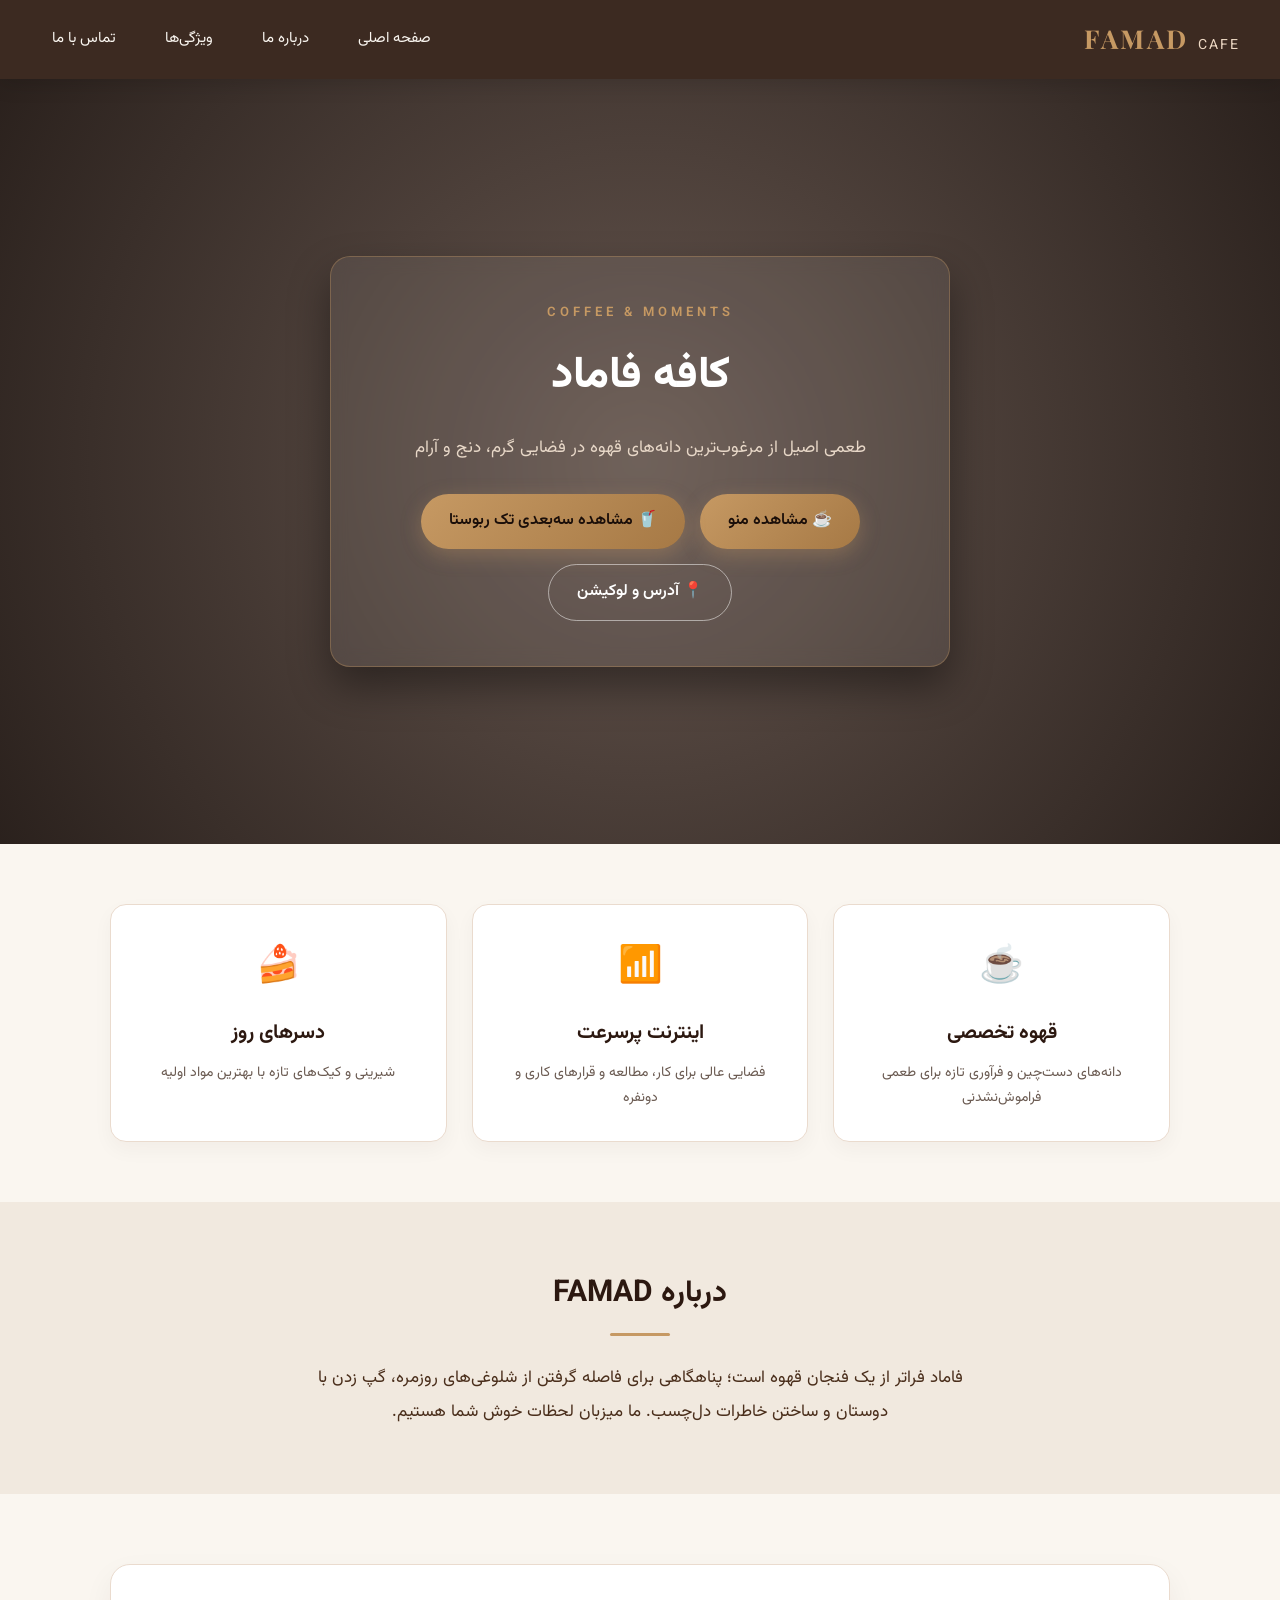
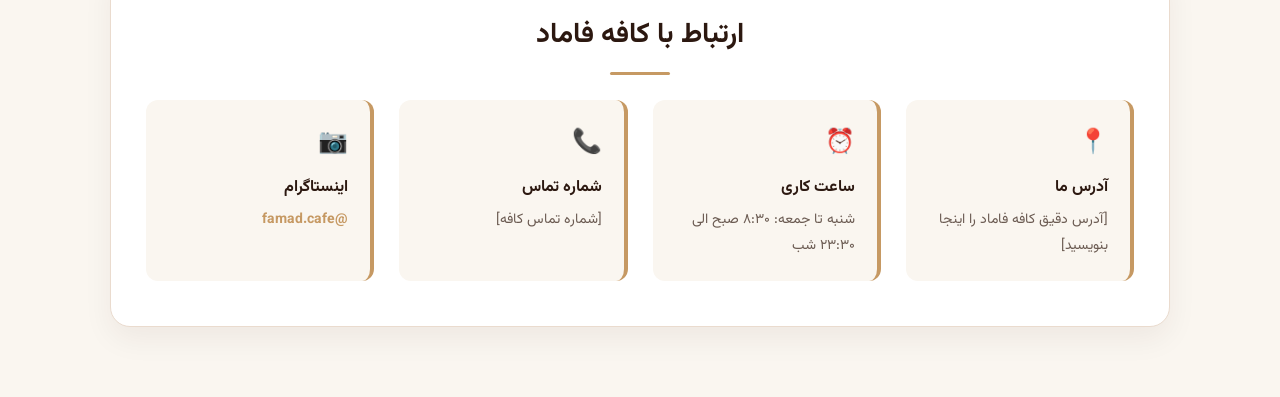
<file: index.html>
<!DOCTYPE html>
<html lang="fa" dir="rtl">
<head>
    <meta charset="UTF-8">
    <meta name="viewport" content="width=device-width, initial-scale=1.0">
    <title>FAMAD Cafe | کافه فاماد</title>
    <!-- بارگذاری فونت زیبا و مدرن وزیرمتن -->
    <link rel="preconnect" href="https://fonts.googleapis.com">
    <link rel="preconnect" href="https://fonts.gstatic.com" crossorigin>
    <link href="https://fonts.googleapis.com/css2?family=Vazirmatn:wght@300;400;600;700;800&family=Playfair+Display:wght@700&display=swap" rel="stylesheet">
    <link rel="stylesheet" href="style.css">
</head>
<body>

    <!-- هدر ناوبری شیشه‌ای و مدرن -->
    <header class="navbar">
        <div class="logo">FAMAD <span>CAFE</span></div>
        <nav>
            <ul>
                <li><a href="#home">صفحه اصلی</a></li>
                <li><a href="#about">درباره ما</a></li>
                <li><a href="#features">ویژگی‌ها</a></li>
                <li><a href="#contact">تماس با ما</a></li>
            </ul>
        </nav>
    </header>

    <!-- بخش اصلی شیک (Hero) -->
    <section id="home" class="hero">
        <div class="hero-overlay"></div>
        <div class="hero-card">
            <span class="sub-title">COFFEE & MOMENTS</span>
            <h1>کافه فاماد</h1>
            <p>طعمی اصیل از مرغوب‌ترین دانه‌های قهوه در فضایی گرم، دنج و آرام</p>
            <div class="hero-buttons">
                <!-- دکمه مشاهده عکس منو -->
                <a href="images/menu.jpg" target="_blank" class="btn btn-primary">
                    ☕ مشاهده منو
                </a>
                 <a href="latte.html" class="btn btn-primary">
                    🥤 مشاهده سه‌بعدی تک ربوستا
                <a href="#contact" class="btn btn-secondary">
                    📍 آدرس و لوکیشن
                </a>
            </div>
        </div>
    </section>

    <!-- بخش ویژگی‌های کافه -->
    <section id="features" class="features-section">
        <div class="container">
            <div class="feature-card">
                <div class="icon">☕</div>
                <h3>قهوه تخصصی</h3>
                <p>دانه‌های دست‌چین و فرآوری تازه برای طعمی فراموش‌نشدنی</p>
            </div>
            <div class="feature-card">
                <div class="icon">📶</div>
                <h3>اینترنت پرسرعت</h3>
                <p>فضایی عالی برای کار، مطالعه و قرارهای کاری و دونفره</p>
            </div>
            <div class="feature-card">
                <div class="icon">🍰</div>
                <h3>دسرهای روز</h3>
                <p>شیرینی و کیک‌های تازه با بهترین مواد اولیه</p>
            </div>
        </div>
    </section>

    <!-- درباره ما -->
    <section id="about" class="about-section">
        <div class="container">
            <div class="about-box">
                <h2>درباره FAMAD</h2>
                <div class="divider"></div>
                <p>
                    فاماد فراتر از یک فنجان قهوه است؛ پناهگاهی برای فاصله گرفتن از شلوغی‌های روزمره، گپ زدن با دوستان و ساختن خاطرات دل‌چسب. ما میزبان لحظات خوش شما هستیم.
                </p>
            </div>
        </div>
    </section>

    <!-- اطلاعات تماس، لوکیشن و ساعت کاری -->
    <section id="contact" class="contact-section">
        <div class="container">
            <div class="contact-wrapper">
                <h2>ارتباط با کافه فاماد</h2>
                <div class="divider"></div>

                <div class="contact-grid">
                    <div class="info-item">
                        <span class="item-icon">📍</span>
                        <h4>آدرس ما</h4>
                        <p>[آدرس دقیق کافه فاماد را اینجا بنویسید]</p>
                    </div>

                    <div class="info-item">
                        <span class="item-icon">⏰</span>
                        <h4>ساعت کاری</h4>
                        <p>شنبه تا جمعه: ۸:۳۰ صبح الی ۲۳:۳۰ شب</p>
                    </div>

                    <div class="info-item">
                        <span class="item-icon">📞</span>
                        <h4>شماره تماس</h4>
                        <p dir="ltr">[شماره تماس کافه]</p>
                    </div>

                    <div class="info-item">
                        <span class="item-icon">📷</span>
                        <h4>اینستاگرام</h4>
                        <p><a href="#" class="insta-link">@famad.cafe</a></p>
                    </div>
                </div>
            </div>
        </div>
    </section>

    

</body>
</html>
</file>
<file: style.css>
/* ریست و فونت مدرن Vazirmatn */
* {
    margin: 0;
    padding: 0;
    box-sizing: border-box;
    font-family: 'Vazirmatn', sans-serif;
    scroll-behavior: smooth;
}

:root {
    --bg-cream: #FAF6F0;       /* کرم نود خیلی لطیف */
    --card-bg: #FFFFFF;
    --primary-coffee: #2C1810; /* قهوه‌ای اسپرسو سوخته و لوکس */
    --medium-coffee: #4A2E1B;  /* قهوه‌ای گرم */
    --caramel-gold: #C69963;   /* طلایی کاراملی زیبا */
    --gold-hover: #b08550;
    --text-muted: #6B5B52;     /* رنگ ملایم توضیحات */
    --border-color: #EADBCE;
}

body {
    background-color: var(--bg-cream);
    color: var(--primary-coffee);
    line-height: 1.8;
}

.container {
    max-width: 1100px;
    margin: 0 auto;
    padding: 0 20px;
}

/* هدر شیشه‌ای و چسبان */
.navbar {
    position: sticky;
    top: 0;
    z-index: 999;
    background: rgba(44, 24, 16, 0.92);
    backdrop-filter: blur(10px);
    display: flex;
    justify-content: space-between;
    align-items: center;
    padding: 16px 40px;
    box-shadow: 0 4px 20px rgba(0, 0, 0, 0.15);
}

.logo {
    font-family: 'Playfair Display', serif;
    font-size: 26px;
    font-weight: 700;
    color: var(--caramel-gold);
    letter-spacing: 3px;
}

.logo span {
    font-size: 14px;
    color: #eed9c4;
    font-weight: 400;
    letter-spacing: 2px;
}

.navbar nav ul {
    list-style: none;
    display: flex;
    gap: 25px;
}

.navbar nav ul li a {
    color: #FAF6F0;
    text-decoration: none;
    font-size: 15px;
    font-weight: 400;
    transition: all 0.3s ease;
    padding: 6px 12px;
    border-radius: 6px;
}

.navbar nav ul li a:hover {
    color: var(--caramel-gold);
    background: rgba(255, 255, 255, 0.05);
}

/* بخش اصلی (Hero) با عکس قهوه باکیفیت و جذاب */
.hero {
    position: relative;
    min-height: 85vh;
    display: flex;
    justify-content: center;
    align-items: center;
    background: url('https://images.unsplash.com/photo-1501339847302-ac426a4a7cbb?auto=format&fit=crop&w=1600&q=80') center/cover no-repeat;
    text-align: center;
    padding: 40px 20px;
}

.hero-overlay {
    position: absolute;
    inset: 0;
    background: radial-gradient(circle, rgba(44, 24, 16, 0.72) 0%, rgba(20, 10, 6, 0.9) 100%);
}

.hero-card {
    position: relative;
    z-index: 2;
    background: rgba(255, 255, 255, 0.07);
    backdrop-filter: blur(8px);
    border: 1px solid rgba(198, 153, 99, 0.35);
    padding: 45px 35px;
    border-radius: 20px;
    max-width: 620px;
    box-shadow: 0 20px 40px rgba(0,0,0,0.4);
}

.sub-title {
    color: var(--caramel-gold);
    font-size: 13px;
    letter-spacing: 4px;
    font-weight: 600;
    display: block;
    margin-bottom: 12px;
}

.hero-card h1 {
    font-size: 44px;
    color: #FFFFFF;
    font-weight: 800;
    margin-bottom: 15px;
}

.hero-card p {
    color: #E8D8C8;
    font-size: 17px;
    margin-bottom: 30px;
    line-height: 1.9;
}

/* دکمه‌های شیک با سایه نرم */
.hero-buttons {
    display: flex;
    justify-content: center;
    gap: 15px;
    flex-wrap: wrap;
}

.btn {
    text-decoration: none;
    font-size: 16px;
    font-weight: 600;
    padding: 13px 28px;
    border-radius: 30px;
    transition: all 0.3s ease;
    display: inline-block;
}

.btn-primary {
    background: linear-gradient(135deg, var(--caramel-gold), #a67945);
    color: #1a0e09;
    box-shadow: 0 6px 20px rgba(198, 153, 99, 0.35);
}

.btn-primary:hover {
    transform: translateY(-2px);
    box-shadow: 0 10px 25px rgba(198, 153, 99, 0.5);
}

.btn-secondary {
    background: transparent;
    color: #FFFFFF;
    border: 1.5px solid rgba(255, 255, 255, 0.5);
}

.btn-secondary:hover {
    background: rgba(255, 255, 255, 0.15);
    border-color: #FFFFFF;
    transform: translateY(-2px);
}

/* خط طلایی جداکننده */
.divider {
    width: 60px;
    height: 3px;
    background-color: var(--caramel-gold);
    margin: 12px auto 25px auto;
    border-radius: 2px;
}

/* کارت‌های ویژگی کافه */
.features-section {
    padding: 60px 0;
    background-color: var(--bg-cream);
}

.features-section .container {
    display: grid;
    grid-template-columns: repeat(auto-fit, minmax(260px, 1fr));
    gap: 25px;
}

.feature-card {
    background: var(--card-bg);
    border: 1px solid var(--border-color);
    padding: 30px 25px;
    border-radius: 16px;
    text-align: center;
    box-shadow: 0 8px 20px rgba(44, 24, 16, 0.04);
    transition: transform 0.3s ease;
}

.feature-card:hover {
    transform: translateY(-5px);
}

.feature-card .icon {
    font-size: 36px;
    margin-bottom: 15px;
}

.feature-card h3 {
    font-size: 20px;
    color: var(--primary-coffee);
    margin-bottom: 10px;
}

.feature-card p {
    font-size: 14px;
    color: var(--text-muted);
}

/* درباره ما */
.about-section {
    padding: 65px 0;
    background: #F1E9DF;
    text-align: center;
}

.about-box {
    max-width: 700px;
    margin: 0 auto;
}

.about-box h2 {
    font-size: 30px;
    color: var(--primary-coffee);
}

.about-box p {
    font-size: 17px;
    color: var(--medium-coffee);
    line-height: 2;
}

/* تماس با ما و اطلاعات */
.contact-section {
    padding: 70px 0;
}

.contact-wrapper {
    background: var(--card-bg);
    border-radius: 20px;
    padding: 45px 35px;
    border: 1px solid var(--border-color);
    box-shadow: 0 12px 30px rgba(44, 24, 16, 0.06);
    text-align: center;
}

.contact-wrapper h2 {
    font-size: 28px;
    color: var(--primary-coffee);
}

.contact-grid {
    display: grid;
    grid-template-columns: repeat(auto-fit, minmax(220px, 1fr));
    gap: 25px;
    margin-top: 25px;
    text-align: right;
}

.info-item {
    background: var(--bg-cream);
    padding: 22px;
    border-radius: 12px;
    border-right: 4px solid var(--caramel-gold);
}

.item-icon {
    font-size: 24px;
    display: block;
    margin-bottom: 8px;
}

.info-item h4 {
    font-size: 16px;
    color: var(--primary-coffee);
    margin-bottom: 6px;
}

.info-item p {
    font-size: 14px;
    color: var(--text-muted);
}

.insta-link {
    color: var(--caramel-gold);
    text-decoration: none;
    font-weight: 700;
}

/* فوتر لوکس */
footer {
    background-color: var(--primary-coffee);
    color: #D3C3B5;
    text-align: center;
    padding: 24px 20px;
    font-size: 14px;
}

/* هماهنگی با موبایل (Responsive) */
@media (max-width: 768px) {
    .navbar {
        padding: 15px 20px;
        flex-direction: column;
        gap: 12px;
    }
    .hero-card {
        padding: 30px 20px;
    }
    .hero-card h1 {
        font-size: 32px;
    }
}
</file>
